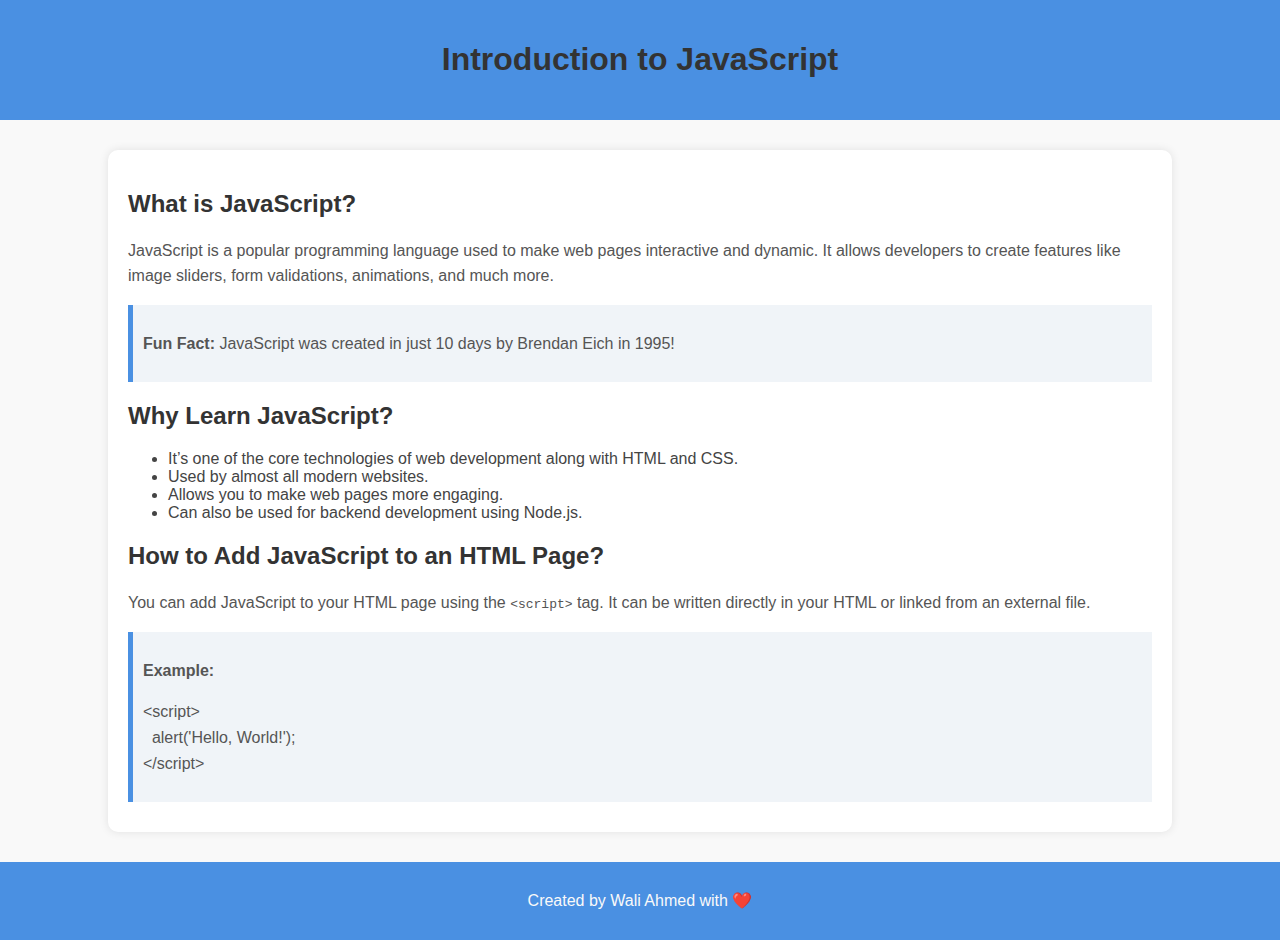
<file: alerts/index.html>
<!DOCTYPE html>
<html lang="en">

<head>
  <meta charset="UTF-8">
  <meta name="viewport" content="width=device-width, initial-scale=1.0">
  <title>Introduction to JavaScript</title>
  <link rel="stylesheet" href="style.css">
</head>

<body>
  <header>
    <h1>Introduction to JavaScript</h1>
  </header>
  <div class="container">
    <h2>What is JavaScript?</h2>
    <p>JavaScript is a popular programming language used to make web pages interactive and dynamic. It allows developers
      to create features like image sliders, form validations, animations, and much more.</p>

    <div class="highlight">
      <p><strong>Fun Fact:</strong> JavaScript was created in just 10 days by Brendan Eich in 1995!</p>
    </div>

    <h2>Why Learn JavaScript?</h2>
    <ul>
      <li>It’s one of the core technologies of web development along with HTML and CSS.</li>
      <li>Used by almost all modern websites.</li>
      <li>Allows you to make web pages more engaging.</li>
      <li>Can also be used for backend development using Node.js.</li>
    </ul>

    <h2>How to Add JavaScript to an HTML Page?</h2>
    <p>You can add JavaScript to your HTML page using the <code>&lt;script&gt;</code> tag. It can be written directly in
      your HTML or linked from an external file.</p>

    <div class="highlight">
      <p><strong>Example:</strong></p>
      <p>&lt;script&gt;<br> &nbsp;&nbsp;alert('Hello, World!');<br>&lt;/script&gt;</p>
    </div>
  </div>

  <footer>
    <p id="foot">Created by Wali Ahmed with ❤️</p>
  </footer>

  <script src="script.js"></script>
</body>

</html>
</file>
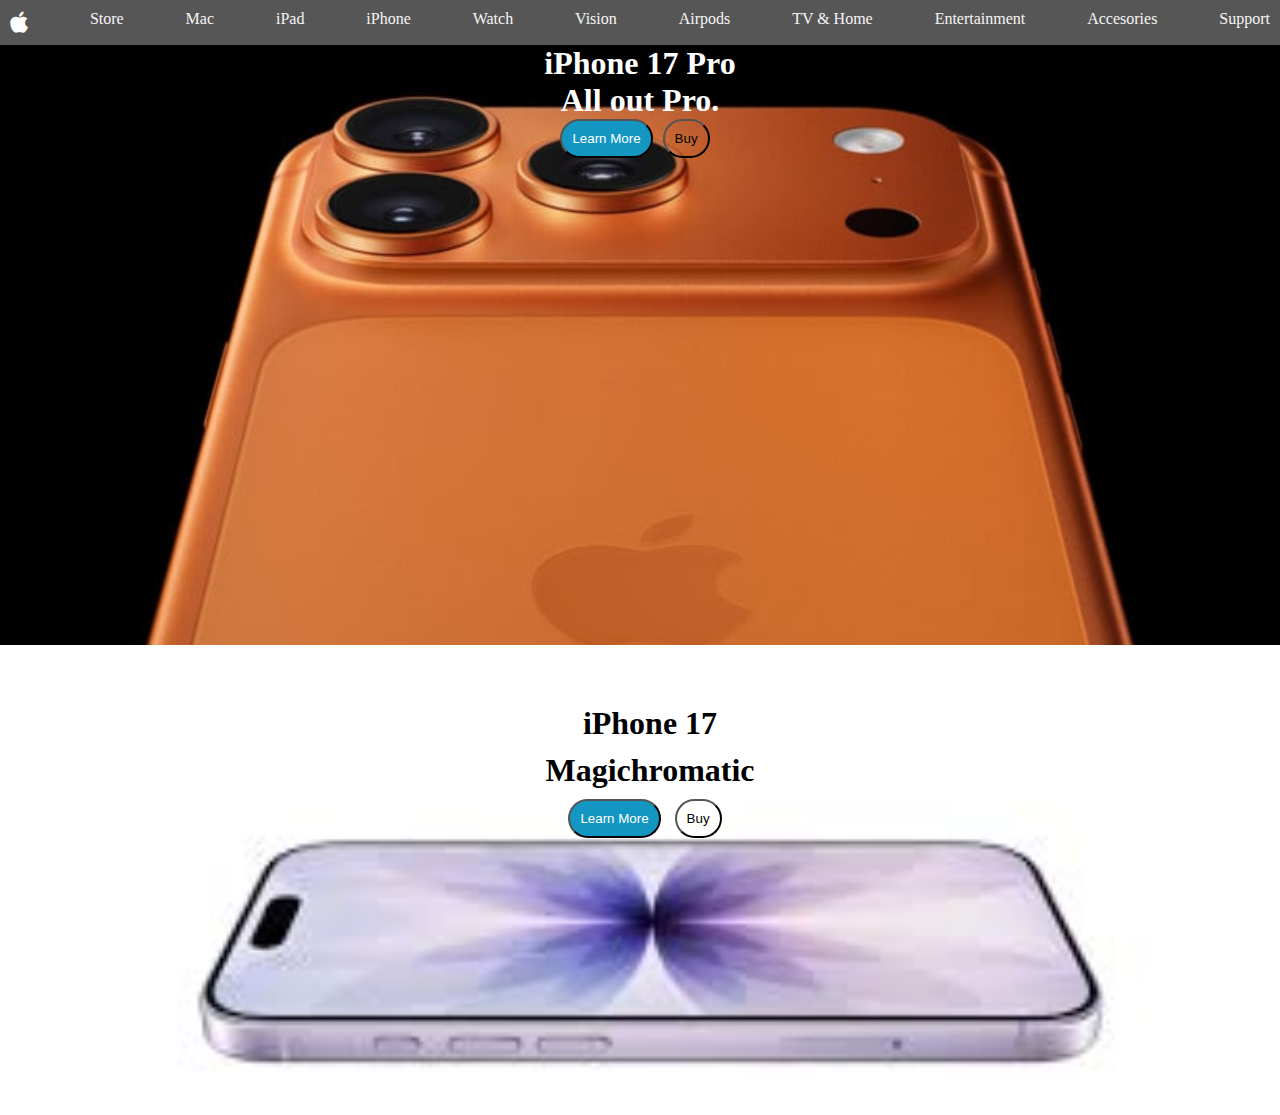
<file: Apple Website/index.html>
<!DOCTYPE html>
<html lang="en">
<head>
    <meta charset="UTF-8">
    <meta name="viewport" content="width=device-width, initial-scale=1.0">
    <title>Apple</title>
    <link rel="stylesheet" href="style.css">
    <!-- Add in <head> if not already -->
<link rel="stylesheet" href="https://cdnjs.cloudflare.com/ajax/libs/font-awesome/6.5.0/css/all.min.css">
</head>
<body>
    <!-- Header -->
     <header>
        <nav>
              <li><a href="#"><i class="fa-brands fa-apple" style="font-size:24px;"></i></a></li>

            <li>Store</li>
            <li>Mac</li>
            <li>iPad</li>
            <li>iPhone</li>
            <li>Watch</li>
            <li>Vision</li>
            <li>Airpods</li>
            <li>TV & Home</li>
            <li>Entertainment</li>
            <li>Accesories</li>
            <li>Support</li>
        </nav>
     </header>

     <!-- Hero Section -->
    <div id="Hero-Div">
        <h1 id="h1">iPhone 17 Pro</h1>
        <h3 id="h3">All out Pro.</h3>

        <!-- <div id="image">
            <img src="iphone-17-pro-featured-800x420.jpg" alt="">
        </div> -->

        <div id="buttons">
        <button id="b1">Learn More</button>
         <button id="b2">Buy </button>
        </div>


    </div>

    <!-- Card Section -->
     <!-- <section id="card1"> -->
        <div id="c-div">
            <h1 id="c-h1">iPhone 17</h1>
            <h3 id="c-h2">Magichromatic</h3>

            
            
            <div id="buttons2">
                <button id="b1">Learn More</button>
                <button id="b2">Buy </button>
            </div>
        <!-- </section> -->
    </div>


</body>
</html>
</file>
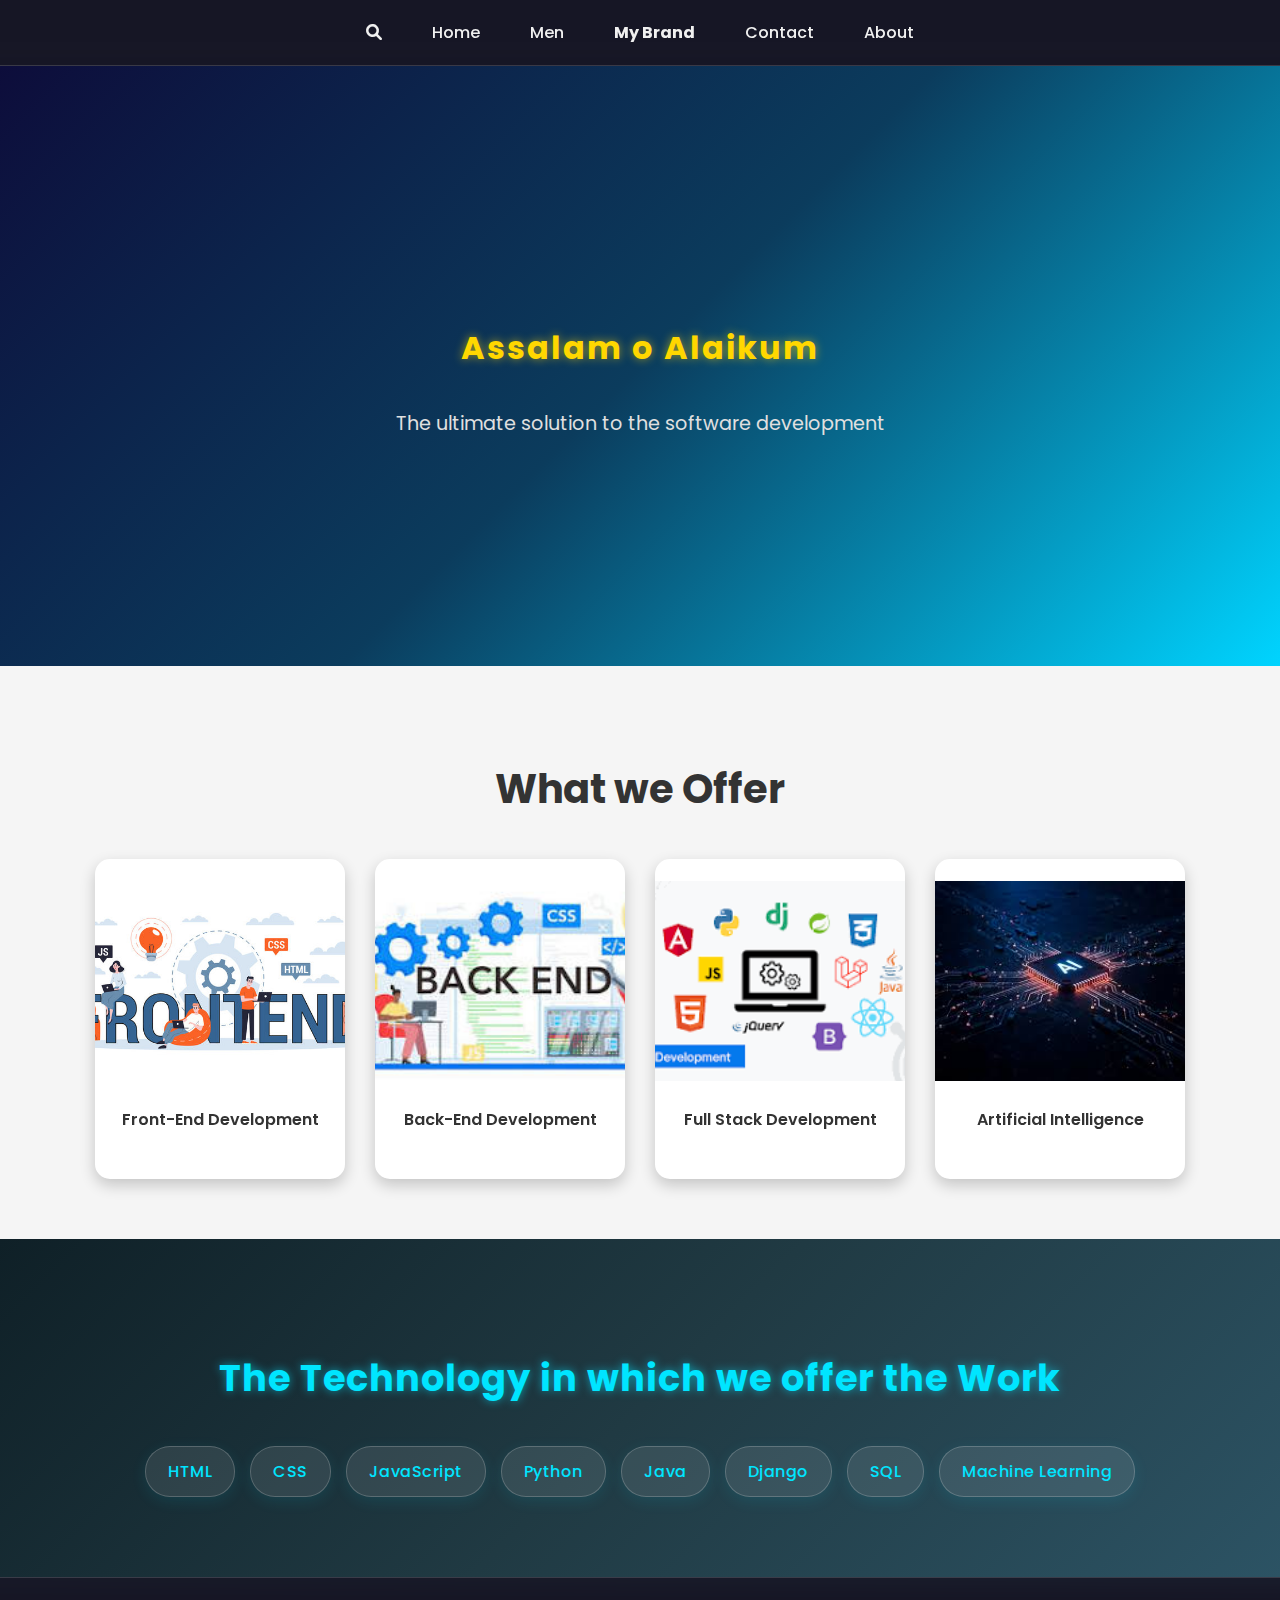
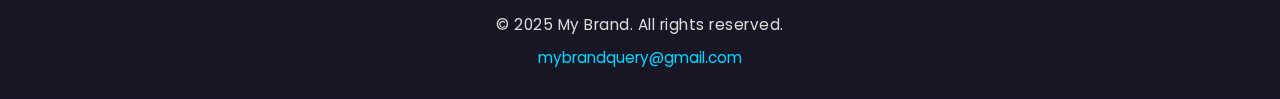
<file: My Brand/index.html>
<!DOCTYPE html>
<html lang="en">

<head>
    <meta charset="UTF-8">
    <meta name="viewport" content="width=device-width, initial-scale=1.0">
    <title>Document</title>
    <link rel="stylesheet" href="style.css">
    <link rel="stylesheet" href="https://cdnjs.cloudflare.com/ajax/libs/font-awesome/6.0.0/css/all.min.css">
    <link href="https://fonts.googleapis.com/css2?family=Poppins:wght@300;400;500;600;700&display=swap"
        rel="stylesheet">

</head>

<body>

    <!-- Navbar Section -->
    <header>
        <nav>


            <li><i class="fa fa-search nav-icon"></i></li>

            <li>Home</li>
            <li>Men</li>
            <li><b>My Brand</b></li>
            <li>Contact</li>
            <li>About</li>

        </nav>
    </header>


    <!-- Hero Section -->
    <section>
        <div id="heading">
            <h1 class="animated-text"></h1>
            <p>The ultimate solution to the software development</p>
        </div>
    </section>

    <section id="work">
        <h2>What we Offer</h2>
        <div class="card-container">

            <div class="card">
                <div class="card-inner">
                    <div class="card-front">
                        <img src="front-end.jpg" alt="">
                        <p>Front-End Development</p>
                    </div>
                    <div class="card-back">
                        <h3>Front-End Development</h3>
                        <p>Building beautiful, responsive UIs using HTML, CSS, and JavaScript.</p>
                    </div>
                </div>
            </div>

            <div class="card">
                <div class="card-inner">
                    <div class="card-front">
                        <img src="back.jpg" alt="">
                        <p>Back-End Development</p>
                    </div>
                    <div class="card-back">
                        <h3>Back-End Development</h3>
                        <p>Developing secure and scalable server-side logic with databases.</p>
                    </div>
                </div>
            </div>

            <div class="card">
                <div class="card-inner">
                    <div class="card-front">
                        <img src="fuul.png" alt="">
                        <p>Full Stack Development</p>
                    </div>
                    <div class="card-back">
                        <h3>Full Stack Development</h3>
                        <p>End-to-end web app creation combining both frontend and backend.</p>
                    </div>
                </div>
            </div>

            <div class="card">
                <div class="card-inner">
                    <div class="card-front">
                        <img src="ai.jpg" alt="">
                        <p>Artificial Intelligence</p>
                    </div>
                    <div class="card-back">
                        <h3>Artificial Intelligence</h3>
                        <p>Integrating AI to automate, predict, and enhance user experience.</p>
                    </div>
                </div>
            </div>

        </div>
    </section>

    <section id="technical-stack">
        <h2>The Technology in which we offer the Work</h2>
        <ul>
            <li>HTML</li>
            <li>CSS</li>
            <li>JavaScript</li>
            <li>Python</li>
            <li>Java</li>
            <li>Django</li>
            <li>SQL</li>
            <li>Machine Learning</li>
        </ul>
    </section>


    <footer>
        <p>&copy; 2025 My Brand. All rights reserved.</p>
        <address>
            <a href="mailto:mybrandquery@gmail.com">mybrandquery@gmail.com</a>
        </address>
    </footer>

</body>

</html>
</file>
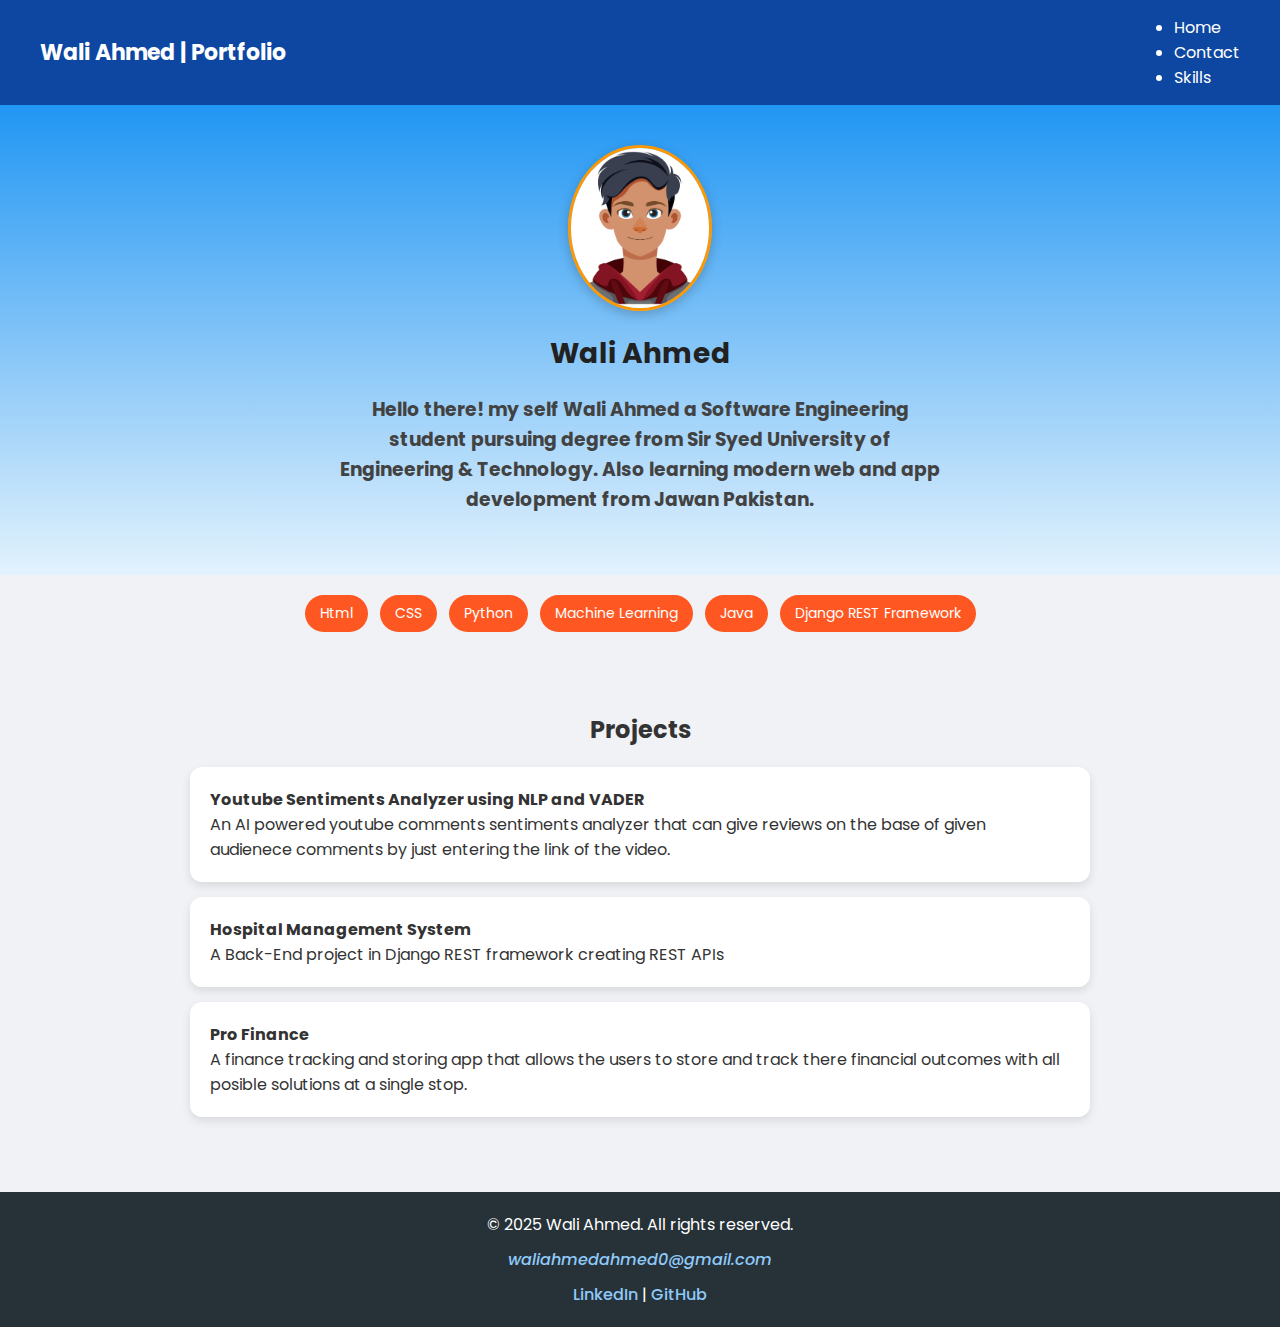
<file: alerts/Question 7/index.html>
<!DOCTYPE html>
<html lang="en">

<head>
    <meta charset="UTF-8">
    <meta name="viewport" content="width=device-width, initial-scale=1.0">
    <title>Portfolio</title>
    <link rel="stylesheet" href="style.css">
    <link href="https://fonts.googleapis.com/css2?family=Poppins:wght@300;500;700&display=swap" rel="stylesheet">
    <script>alert('I am the alert in the head tag')</script>
</head>
<script>alert('I am the alert just before the html tag')</script>
<body>
    <!-- Navbar -->
    <header>

        <div id="navbar-div">
            <nav>
                <h1>Wali Ahmed | Portfolio</h1>

                <ul id="menu-list">
                    <li>Home</li>
                    <li>Contact</li>
                    <li>Skills</li>

                </ul>

            </nav>
        </div>
    </header>


    <!-- Hero Section -->

    <section id="hero-section">
        <div>
            <div id="image-div">
                <img src="profile image.jpg" alt="">
            </div>


            <div id="name-div">
                <h1>Wali Ahmed</h1>
            </div>
        </div>

        <div id="description">

            <h3>
                <p>Hello there! my self Wali Ahmed a Software Engineering student pursuing degree from Sir Syed
                    University of Engineering & Technology. Also learning modern web and app development from Jawan
                    Pakistan.</p>
            </h3>


        </div>
    </section>

    <section id="card">
        <div id="skills">
            <ul id="skills-list">
                <li>Html</li>
                <li>CSS</li>
                <li>Python</li>
                <li>Machine Learning</li>
                <li>Java</li>
                <li>Django REST Framework</li>
            </ul>
        </div>


        <div id="project">
            <h2>Projects</h2>
            <div>
                <h4>Youtube Sentiments Analyzer using NLP and VADER</h4>
                <p>An AI powered youtube comments sentiments analyzer that can give reviews on the base of given
                    audienece comments by just entering the link of the video.</p>
            </div>

            <div>
                <h4>Hospital Management System</h4>
                <p>A Back-End project in Django REST framework creating REST APIs </p>
            </div>

            <div>
                <h4>Pro Finance</h4>
                <p>A finance tracking and storing app that allows the users to store and track there financial outcomes
                    with all posible solutions at a single stop.</p>
            </div>
        </div>

    </section>





    <footer>
        <p>&copy; 2025 Wali Ahmed. All rights reserved.</p>
        <address>
            <a href="mailto:waliahmedahmed0@gmail.com">waliahmedahmed0@gmail.com</a>
        </address>
        <div>
            <a href="https://www.linkedin.com/in/waliahmed521/" target="_blank">LinkedIn</a> |
            <a href="https://github.com/your-profile/" target="_blank">GitHub</a>
        </div>
    </footer>

    <script src="script.js"></script>
    <script>alert('I am the alert inside the body tag')</script>
</body>
<script>alert('I am the alert just after the html tag')</script>
</html>
</file>
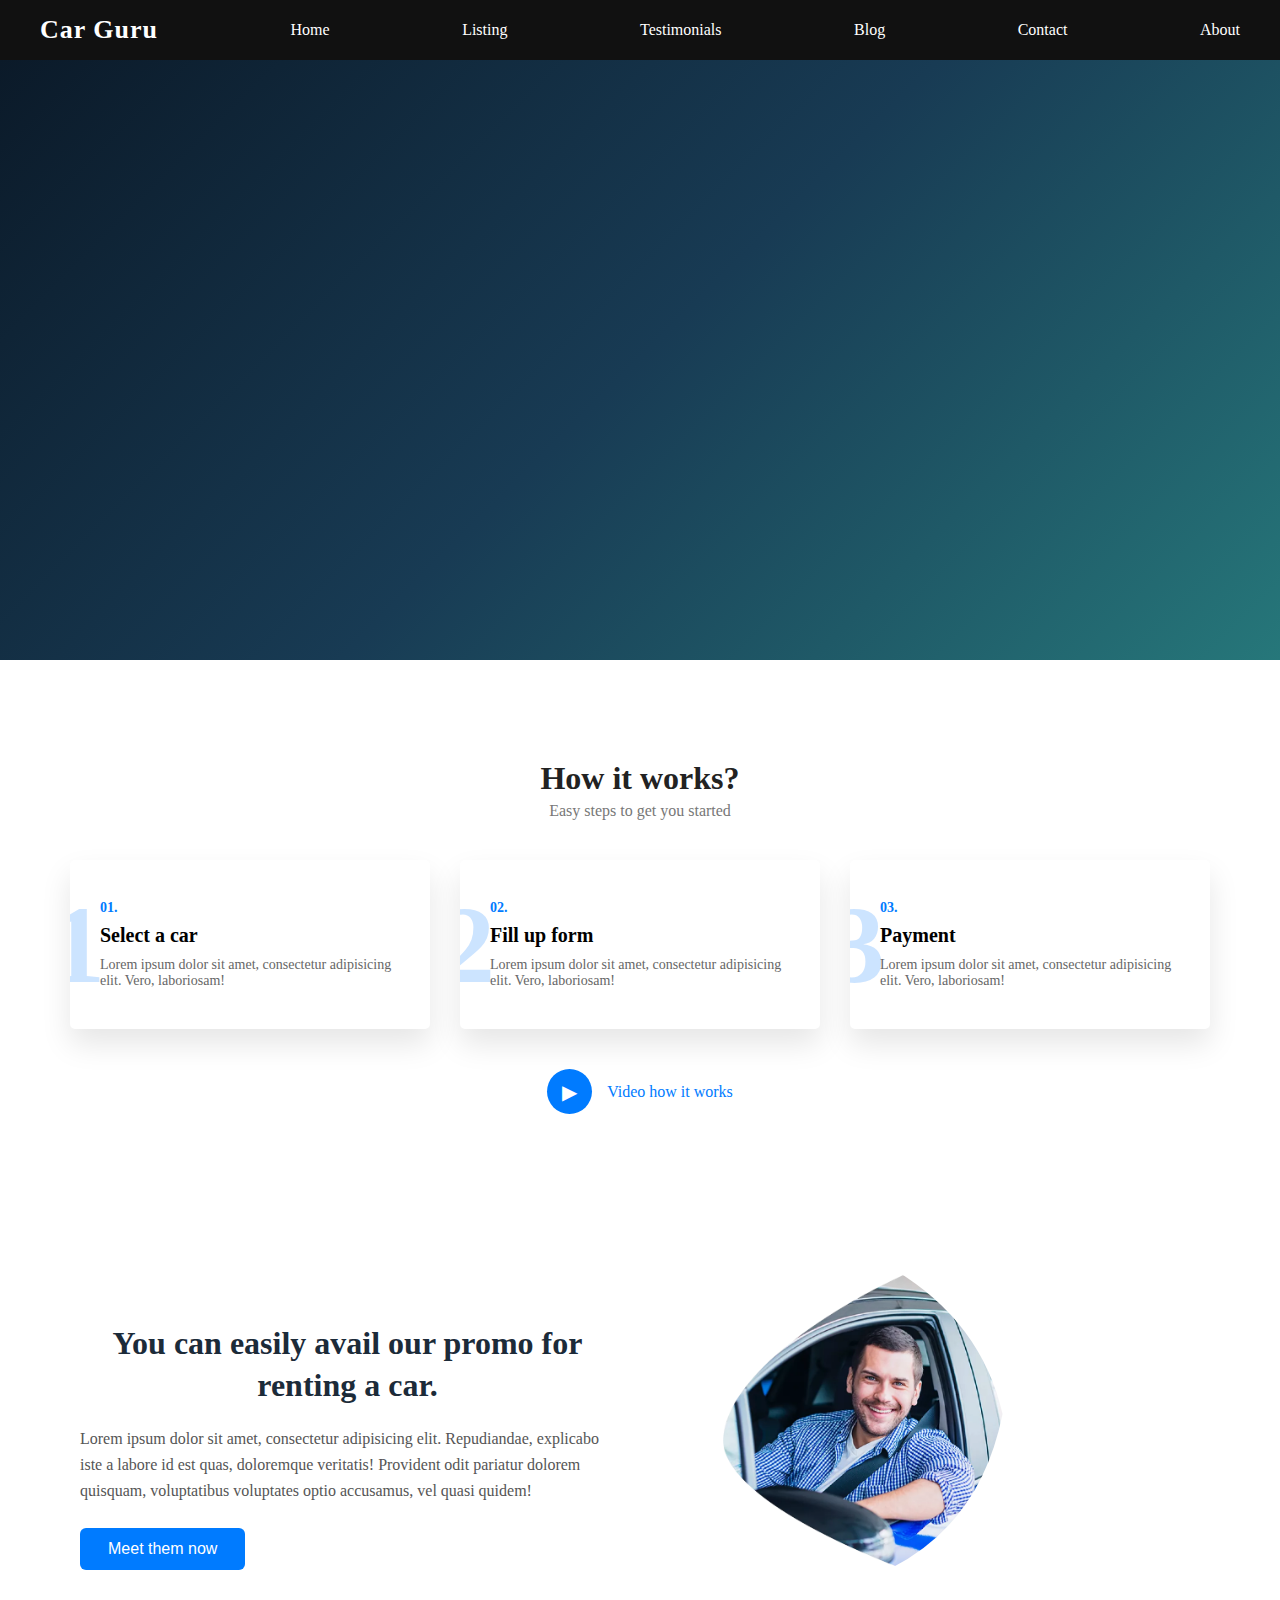
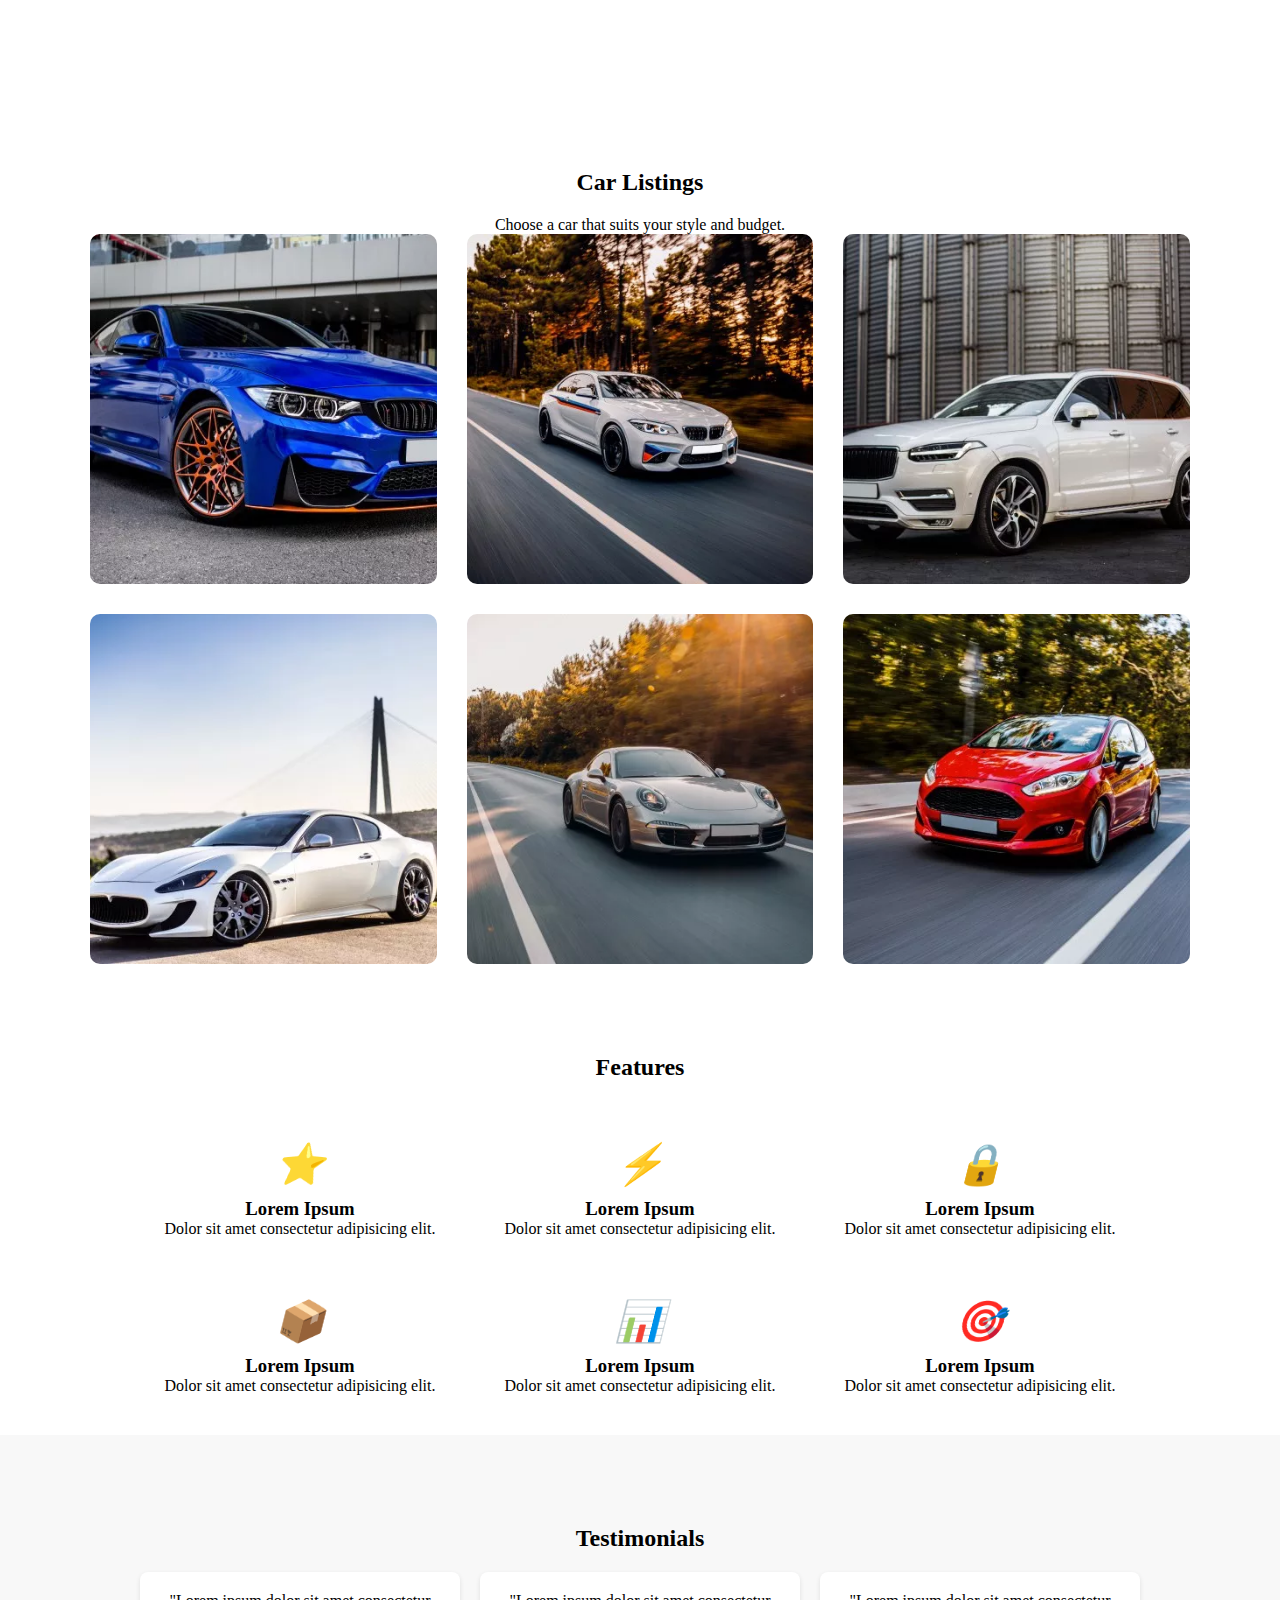
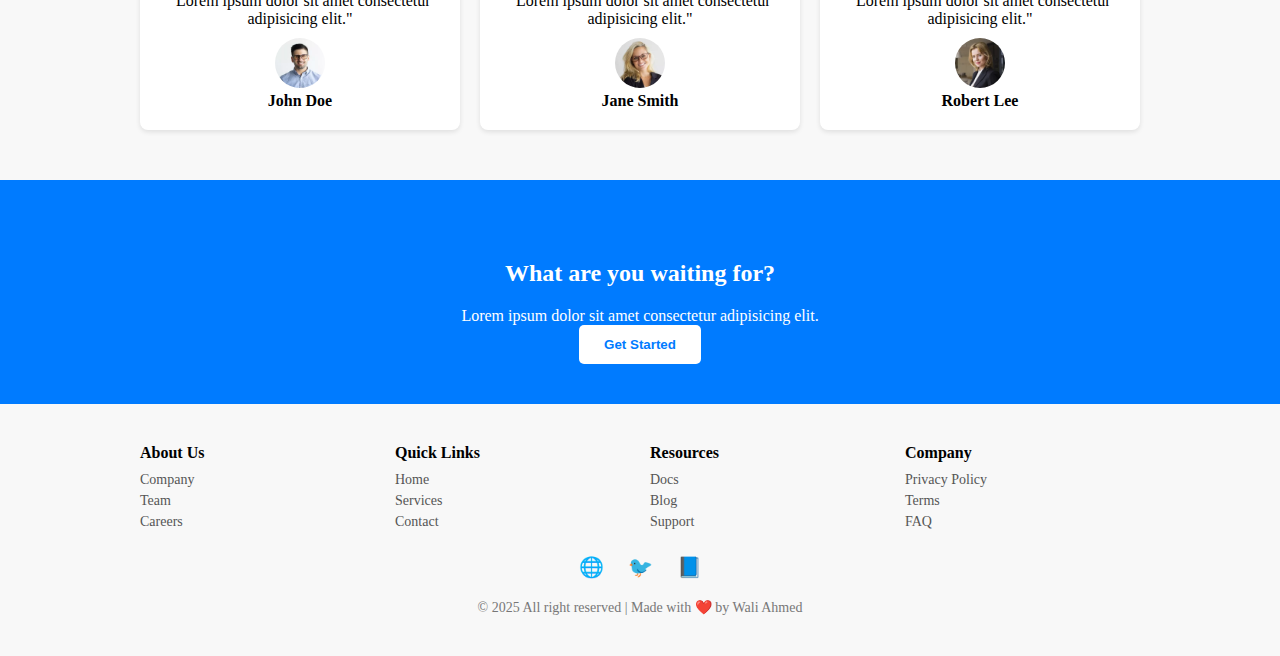
<file: Hackathon/public/index.html>
<!DOCTYPE html>
<html lang="en">

<head>
    <meta charset="UTF-8">
    <meta name="viewport" content="width=device-width, initial-scale=1.0">
    <title>CarGuru | No Problems</title>
    <link rel="stylesheet" href="style.css">
</head>

<body>
    <!-- Header -->
    <header>
        <nav>
            <h1>Car Guru</h1>
            <li>Home</li>
            <li>Listing</li>
            <li>Testimonials</li>
            <li>Blog</li>
            <li>Contact</li>
            <li>About</li>
        </nav>
    </header>

    <section class="hero">
        <h2 class="line1">Hello There!</h2>
        <h2 class="line2">Rent a car is within your finger tips.</h2>
        <h2 class="line3">Welcome to CarGuru</h2>
    </section>

    <section class="how-section">
  <div class="how-header">
    <h2>How it works?</h2>
    <p>Easy steps to get you started</p>
  </div>

  <div class="how-cards">
    <div class="how-card">
      <span class="bg-number">1</span>
      <div class="card-content">
        <h4>01.</h4>
        <h3>Select a car</h3>
        <p>Lorem ipsum dolor sit amet, consectetur adipisicing elit. Vero, laboriosam!</p>
      </div>
    </div>

    <div class="how-card">
      <span class="bg-number">2</span>
      <div class="card-content">
        <h4>02.</h4>
        <h3>Fill up form</h3>
        <p>Lorem ipsum dolor sit amet, consectetur adipisicing elit. Vero, laboriosam!</p>
      </div>
    </div>

    <div class="how-card">
      <span class="bg-number">3</span>
      <div class="card-content">
        <h4>03.</h4>
        <h3>Payment</h3>
        <p>Lorem ipsum dolor sit amet, consectetur adipisicing elit. Vero, laboriosam!</p>
      </div>
    </div>
  </div>

  <div class="how-video">
    <div class="play-btn">▶</div>
    <a href="#">Video how it works</a>
  </div>
</section>


<section class="promo-section">
  <div class="promo-text">
    <h2>You can easily avail our promo for renting a car.</h2>
    <p>
      Lorem ipsum dolor sit amet, consectetur adipisicing elit. Repudiandae,
      explicabo iste a labore id est quas, doloremque veritatis! Provident odit
      pariatur dolorem quisquam, voluptatibus voluptates optio accusamus, vel
      quasi quidem!
    </p>
    <button class="promo-btn">Meet them now</button>
  </div>

  <div class="promo-image">
    <img src="main.png" alt="Car Promo">
  </div>
</section>


<section class="car-section">
  <h2>Car Listings</h2>
  <p>Choose a car that suits your style and budget.</p>

  <div class="car-grid">

    <!-- Card 1 -->
    <div class="flip-card">
      <div class="flip-inner">
        <div class="flip-front">
          <img src="1.png" alt="Mitsubishi Pajero">
        </div>
        <div class="flip-back">
          <h3>Mitsubishi Pajero</h3>
          <p>$200 / Day</p>
          <p>Automatic | 4 Seats</p>
          <button>Rent Now</button>
        </div>
      </div>
    </div>

    <!-- Card 2 -->
    <div class="flip-card">
      <div class="flip-inner">
        <div class="flip-front">
          <img src="2.png" alt="Nissan Micra">
        </div>
        <div class="flip-back">
          <h3>Nissan Micra</h3>
          <p>$150 / Day</p>
          <p>Automatic | 4 Seats</p>
          <button>Rent Now</button>
        </div>
      </div>
    </div>

    <!-- Card 3 -->
    <div class="flip-card">
      <div class="flip-inner">
        <div class="flip-front">
          <img src="3.png" alt="Honda Fit">
        </div>
        <div class="flip-back">
          <h3>Honda Fit</h3>
          <p>$180 / Day</p>
          <p>Manual | 4 Seats</p>
          <button>Rent Now</button>
        </div>
      </div>
    </div>

    <!-- Card 4 -->
    <div class="flip-card">
      <div class="flip-inner">
        <div class="flip-front">
          <img src="4.png" alt="Tesla X">
        </div>
        <div class="flip-back">
          <h3>Tesla X</h3>
          <p>$300 / Day</p>
          <p>Automatic | 5 Seats</p>
          <button>Rent Now</button>
        </div>
      </div>
    </div>

    <!-- Card 5 -->
    <div class="flip-card">
      <div class="flip-inner">
        <div class="flip-front">
          <img src="5.png" alt="Mazda">
        </div>
        <div class="flip-back">
          <h3>Mazda</h3>
          <p>$160 / Day</p>
          <p>Automatic | 4 Seats</p>
          <button>Rent Now</button>
        </div>
      </div>
    </div>

    <!-- Card 6 -->
    <div class="flip-card">
      <div class="flip-inner">
        <div class="flip-front">
          <img src="6 (1).png" alt="Audi A6">
        </div>
        <div class="flip-back">
          <h3>Audi A6</h3>
          <p>$250 / Day</p>
          <p>Automatic | 4 Seats</p>
          <button>Rent Now</button>
        </div>
      </div>
    </div>

  </div>
</section>

<h2>Features</h2>
  <div class="features">
    <div class="feature-box">
      <i>⭐</i>
      <h3>Lorem Ipsum</h3>
      <p>Dolor sit amet consectetur adipisicing elit.</p>
    </div>
    <div class="feature-box">
      <i>⚡</i>
      <h3>Lorem Ipsum</h3>
      <p>Dolor sit amet consectetur adipisicing elit.</p>
    </div>
    <div class="feature-box">
      <i>🔒</i>
      <h3>Lorem Ipsum</h3>
      <p>Dolor sit amet consectetur adipisicing elit.</p>
    </div>
    <div class="feature-box">
      <i>📦</i>
      <h3>Lorem Ipsum</h3>
      <p>Dolor sit amet consectetur adipisicing elit.</p>
    </div>
    <div class="feature-box">
      <i>📊</i>
      <h3>Lorem Ipsum</h3>
      <p>Dolor sit amet consectetur adipisicing elit.</p>
    </div>
    <div class="feature-box">
      <i>🎯</i>
      <h3>Lorem Ipsum</h3>
      <p>Dolor sit amet consectetur adipisicing elit.</p>
    </div>
  </div>

  <!-- Testimonials -->
  <div class="testimonials">
    <h2>Testimonials</h2>
    <div class="testimonial-cards">
      <div class="testimonial">
        <p>"Lorem ipsum dolor sit amet consectetur adipisicing elit."</p>
        <img src="u1 (1).png" alt="User">
        <h4>John Doe</h4>
      </div>
      <div class="testimonial">
        <p>"Lorem ipsum dolor sit amet consectetur adipisicing elit."</p>
        <img src="u2.png" alt="User">
        <h4>Jane Smith</h4>
      </div>
      <div class="testimonial">
        <p>"Lorem ipsum dolor sit amet consectetur adipisicing elit."</p>
        <img src="u3.png" alt="User">
        <h4>Robert Lee</h4>
      </div>
    </div>
  </div>

  <!-- CTA -->
  <div class="cta">
    <h2>What are you waiting for?</h2>
    <p>Lorem ipsum dolor sit amet consectetur adipisicing elit.</p>
    <button>Get Started</button>
  </div>

  <!-- Footer -->
  <footer>
    <div class="footer-links">
      <div>
        <h4>About Us</h4>
        <a href="#">Company</a>
        <a href="#">Team</a>
        <a href="#">Careers</a>
      </div>
      <div>
        <h4>Quick Links</h4>
        <a href="#">Home</a>
        <a href="#">Services</a>
        <a href="#">Contact</a>
      </div>
      <div>
        <h4>Resources</h4>
        <a href="#">Docs</a>
        <a href="#">Blog</a>
        <a href="#">Support</a>
      </div>
      <div>
        <h4>Company</h4>
        <a href="#">Privacy Policy</a>
        <a href="#">Terms</a>
        <a href="#">FAQ</a>
      </div>
    </div>

    <div class="social">
      <a href="#">🌐</a>
      <a href="#">🐦</a>
      <a href="#">📘</a>
    </div>

    <div class="copyright">
      © 2025 All right reserved | Made with ❤️ by Wali Ahmed
    </div>
  </footer>

</body>

</html>
</file>
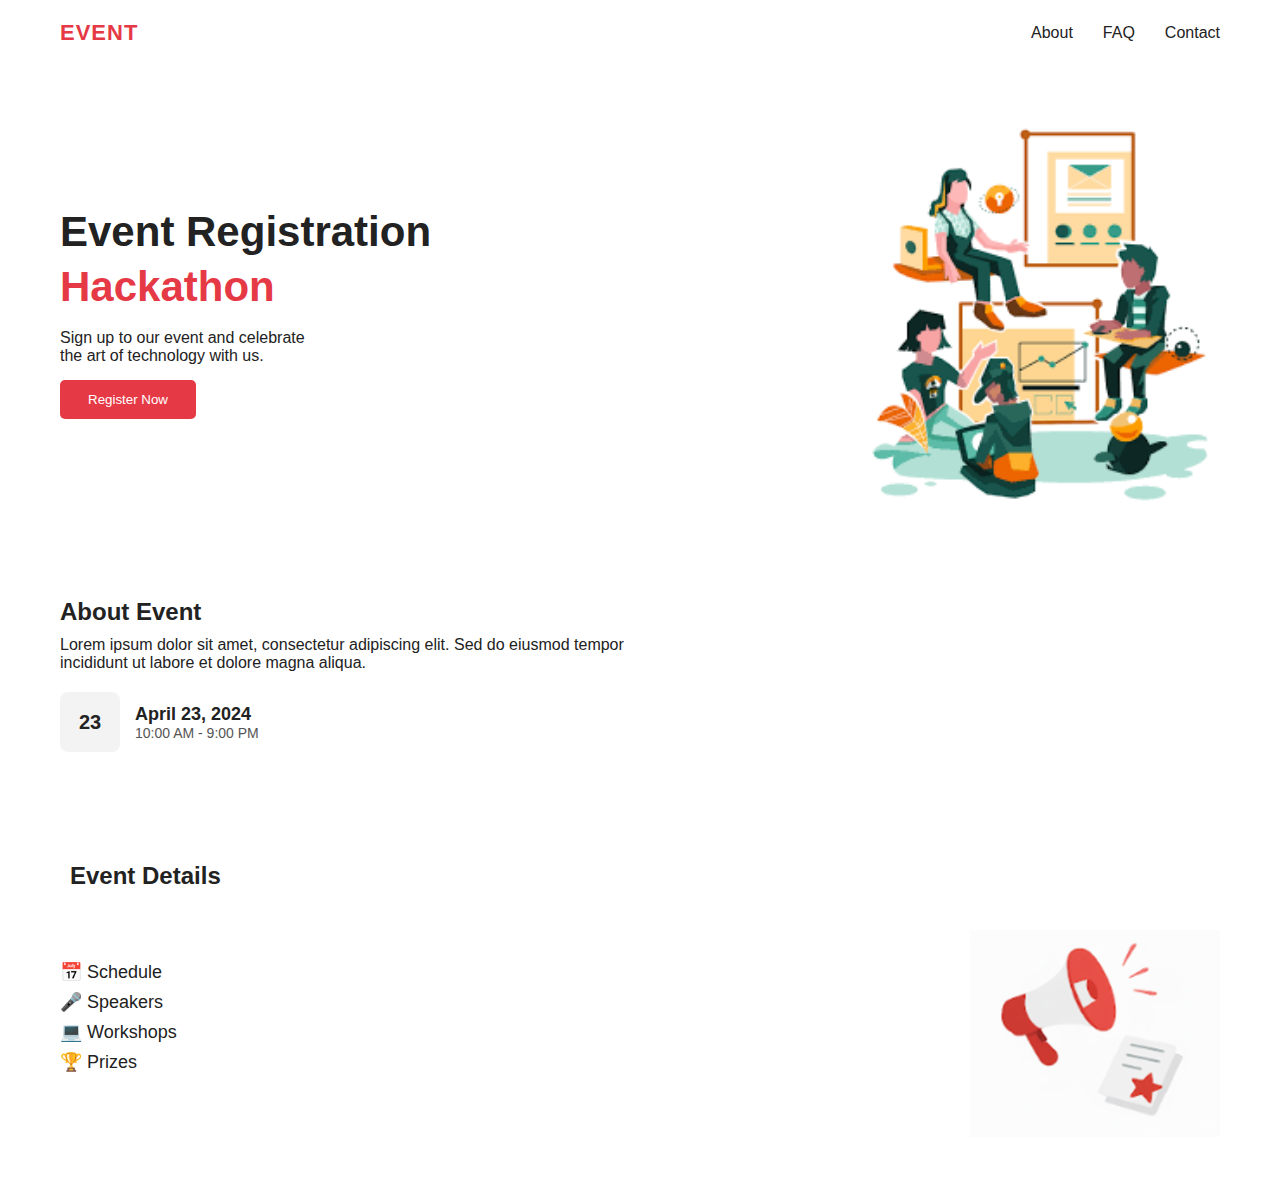
<file: New Landing Page/public/index.html>
<!DOCTYPE html>
<html lang="en">

<head>
    <meta charset="UTF-8">
    <meta name="viewport" content="width=device-width, initial-scale=1.0">
    <title>Event Registration Hackathon</title>
    <link rel="stylesheet" href="style.css">
</head>

<body>

    <header>
        <h1 class="logo">EVENT</h1>
        <ul class="nav">
            <li>About</li>
            <li>FAQ</li>
            <li>Contact</li>
        </ul>
    </header>

    <section class="main">
        <div class="left">
            <h2>Event Registration<br><span>Hackathon</span></h2>
            <p>Sign up to our event and celebrate<br>the art of technology with us.</p>
            <button>Register Now</button>
        </div>

        <div class="right">
            <img src="img.png">
        </div>
    </section>

    <section class="about">
        <h3>About Event</h3>
        <p>Lorem ipsum dolor sit amet, consectetur adipiscing elit. Sed do eiusmod tempor incididunt ut labore et dolore
            magna aliqua.</p>

        <div class="date">
            <div class="calendar">
                <p class="day">23</p>
            </div>
            <div class="info">
                <h4>April 23, 2024</h4>
                <p>10:00 AM - 9:00 PM</p>
            </div>
        </div>
    </section>

    <h2 id="details-head">Event Details</h2>

    <section class="details">
        <ul>
            <li>📅 Schedule</li>
            <li>🎤 Speakers</li>
            <li>💻 Workshops</li>
            <li>🏆 Prizes</li>
        </ul>

        <div class="left-img">
            <img src="megaphone.jpg">
        </div>
    </section>

</body>

</html>
</file>
<file: alerts/style.css>
body {
     font-family: Arial, sans-serif;
     background-color: #f9f9f9;
     margin: 0;
     padding: 0;
 }

 header {
     background-color: #4a90e2;
     color: white;
     text-align: center;
     padding: 20px 0;
 }

 .container {
     width: 80%;
     margin: 30px auto;
     background-color: #fff;
     padding: 20px;
     border-radius: 10px;
     box-shadow: 0 0 10px rgba(0, 0, 0, 0.1);
 }

 h1,
 h2 {
     color: #333;
 }

 p {
     color: #555;
     line-height: 1.6;
 }

 #foot {
     color: #f9f9f9
 }

 ul {
     color: #444;
 }

 .highlight {
     background-color: #f0f4f8;
     border-left: 5px solid #4a90e2;
     padding: 10px;
     margin: 10px 0;
 }

 footer {
     text-align: center;
     background-color: #4a90e2;
     color: white;
     padding: 10px 0;
     margin-top: 30px;
 }
</file>
<file: Apple Website/style.css>
li{
    list-style: none;
}

body{
     margin: 0;
    padding: 0;
}
*{
    margin: 0;
    padding: 0;
}
nav{
   
    display: flex;
    justify-content:  space-between;
    background-color: rgb(87, 86, 86);
    color: whitesmoke;
    padding: 10px;
    position: relative;
    
}
a{
    color: white;
}

#h1 , #h3{
    font-size: xx-large;
    color: white;
}

#h1 , #h3, #buttons ,#button2{
    display: flex;
    justify-content: center;
}

button{

    border-radius: 25px;
    padding: 10px;
    gap: 18px;
    margin-right: 10px
}

#b1{
    color: white;
    background-color: rgb(20, 150, 194);
}

#b2{
    background-color: transparent;
}


#b2:hover{
    background-color: rgb(20, 150, 194);
    color: white;
    transition: 2s;
}

#Hero-Div{
    background-image: url(iphone-17-pro-featured-800x420.jpg);
    background-repeat: no-repeat;      /* Prevents repeating */
    background-size: cover;            /* Scales image to cover the whole div */
    background-position: center;       /* Centers the image */
    width: 100%;
    height: 600px;
    /* margin-top: 60px; */
}


/* Card Section */
#c-div{
    display: flex;
    flex-direction: column;
    text-align: center;
 padding-top: 50px;
   gap: 10px; 
    justify-content: flex-start;
    /* font-size: xx-large; */
}

#c-h1 , #c-h2{
    font-size: xx-large;
}

#c-div{
    background-image: url(download.jpg);
    background-repeat: no-repeat;
    background-size: cover;
    background-position: center;
    width: 100%;
    height: 400px;
    margin:10px;
}
</file>
<file: My Brand/style.css>
body {
  margin: 0;
  padding: 0;
  font-family: 'Poppins', sans-serif;
  background: #0a0a1a;
  color: #f5f5f5;
  overflow-x: hidden;
}

nav {
  display: flex;
  justify-content: center;
  align-items: center;
  gap: 50px;
  padding: 20px 0;
  background: rgba(255, 255, 255, 0.05);
  backdrop-filter: blur(10px);
  border-bottom: 1px solid rgba(255, 255, 255, 0.15);
  position: sticky;
  top: 0;
  z-index: 10;
}

nav li {
  list-style: none;
  position: relative;
  cursor: pointer;
  color: #f0f0f0;
  font-weight: 500;
  transition: color 0.3s ease;
}

nav li::after {
  content: "";
  position: absolute;
  left: 0;
  bottom: -5px;
  width: 0%;
  height: 3px;
  background: linear-gradient(90deg, #00d4ff, #ffd700);
  transition: width 0.3s ease-in-out;
  border-radius: 5px;
}

nav li:hover::after {
  width: 100%;
}

nav li:hover {
  color: #ffd700;
  transform: translateY(-3px);
  transition: 0.3s ease;
}

#heading {
  display: flex;
  justify-content: center;
  align-items: center;
  flex-direction: column;
  text-align: center;
  padding: 100px 20px;
  background: linear-gradient(135deg, #0d0d3b, #0b3c5d, #00d4ff);
  color: #fff;
  height: 400px;
  position: relative;
  overflow: hidden;
}

#heading h1 {
  font-size: 3rem;
  letter-spacing: 2px;
  margin-bottom: 10px;
  animation: fadeIn 2s ease forwards;
}

#heading p {
  font-size: 1.2rem;
  color: #e0e0e0;
  animation: fadeIn 2.5s ease forwards;
}

/* Animated Greeting Text */
.animated-text::after {
  content: "Assalam o Alaikum";
  animation: changeText 9s infinite;
  font-size: 2rem;
  font-weight: bold;
  color: #ffd700;
  text-shadow: 0 0 10px rgba(255, 215, 0, 0.6);
}

@keyframes changeText {
  0% { content: "Assalam o Alaikum"; color: #ffd700; }
  33% { content: "Hello World"; color: #00d4ff; }
  66% { content: "Welcome to My Brand"; color: #8aff8a; }
  100% { content: "Assalam o Alaikum"; color: #ffd700; }
}

@keyframes fadeIn {
  from { opacity: 0; transform: translateY(20px); }
  to { opacity: 1; transform: translateY(0); }
}

#work {
  text-align: center;
  padding: 60px 0;
  background: #f5f5f5;
}

#work h2 {
  font-size: 2.5rem;
  margin-bottom: 40px;
  color: #333;
}

.card-container {
  display: flex;
  flex-wrap: wrap;
  justify-content: center;
  gap: 30px;
}

.card {
  width: 250px;
  height: 320px;
  perspective: 1000px;
}

.card-inner {
  position: relative;
  width: 100%;
  height: 100%;
  transition: transform 0.8s;
  transform-style: preserve-3d;
}

.card:hover .card-inner {
  transform: rotateY(180deg);
}

.card-front,
.card-back {
  position: absolute;
  width: 100%;
  height: 100%;
  backface-visibility: hidden;
  border-radius: 15px;
  overflow: hidden;
  box-shadow: 0 6px 15px rgba(0, 0, 0, 0.2);
}

.card-front {
  background: white;
  display: flex;
  flex-direction: column;
  align-items: center;
  justify-content: center;
  transition: transform 0.5s ease;
}

.card-front img {
  width: 100%;
  height: 200px;
  object-fit: cover;
}

.card-front p {
  font-weight: 600;
  padding: 10px;
  color: #333;
}

.card-back {
  background: linear-gradient(135deg, #5a8f7b, #2e4f3f);
  color: white;
  transform: rotateY(180deg);
  padding: 20px;
  display: flex;
  flex-direction: column;
  justify-content: center;
  text-align: center;
  gap: 10px;
  font-size: 1rem;
  line-height: 1.4;
}

.card:hover {
  transform: translateY(-10px);
  transition: 0.3s ease;
}

#technical-stack {
  background: linear-gradient(135deg, #0f2027, #203a43, #2c5364);
  color: #fff;
  text-align: center;
  padding: 80px 20px;
}

#technical-stack h2 {
  font-size: 2.3rem;
  margin-bottom: 40px;
  color: #00e5ff;
  text-shadow: 0 0 10px rgba(0, 229, 255, 0.6);
  letter-spacing: 1px;
}

#technical-stack ul {
  display: flex;
  flex-wrap: wrap;
  justify-content: center;
  gap: 15px;
  list-style: none;
  padding: 0;
  margin: 0;
}

#technical-stack li {
  background: rgba(255, 255, 255, 0.1);
  border: 1px solid rgba(255, 255, 255, 0.2);
  color: #00e5ff;
  padding: 12px 22px;
  border-radius: 25px;
  font-size: 16px;
  font-weight: 500;
  letter-spacing: 0.5px;
  transition: 0.3s ease;
  box-shadow: 0 4px 15px rgba(0, 229, 255, 0.1);
}

#technical-stack li:hover {
  background: #00e5ff;
  color: #0f2027;
  transform: scale(1.1);
  box-shadow: 0 8px 20px rgba(0, 229, 255, 0.5);
}

footer {
  background: rgba(255, 255, 255, 0.05);
  backdrop-filter: blur(10px);
  border-top: 1px solid rgba(255, 255, 255, 0.15);
  padding: 30px 0;
  text-align: center;
  color: #f5f5f5;
  font-size: 0.95rem;
  margin-top: 60px;
  margin-top: 0;
}

footer p {
  margin: 5px 0;
  color: #dcdcdc;
  letter-spacing: 0.5px;
}

footer address {
  margin-top: 10px;
  font-style: normal;
}

footer a {
  color: #00d4ff;
  text-decoration: none;
  transition: color 0.3s ease, transform 0.3s ease;
}

footer a:hover {
  color: #ffd700;
  transform: translateY(-3px);
}
</file>
<file: alerts/Question 7/style.css>
body {
    font-family: 'Poppins', sans-serif;
    background-color: #f0f2f5; 
    color: #333;
}

*{
    margin: 0;
    padding: 0;
}



/* Navbar */
nav {
    background-color: #0d47a1; 
    display: flex;
    justify-content: space-between;
    align-items: center;
    padding: 15px 40px;
    color: white;
}

nav h1 {
    font-size: 22px;
    font-weight: bold;
    color: white;
}

nav h1:hover {
   color: #ff9800; 
    transition: 0.3s;
    transform: scale(1.1);
}

#menu-list li {
    cursor: pointer;
    transition: 0.3s;
    color: white;
}

#menu-list li:hover {
    color: #ff9800; 
    transform: scale(1.1);
}

/* Hero Section */
#hero-section {
    text-align: center;
    padding: 40px 20px;
    background: linear-gradient(to bottom, #2196f3, #e3f2fd);
    color: #212121;
}

#image-div img {
    height: 160px;
    border-radius: 50%;
    border: 3px solid #ff9800; 
    box-shadow: 0 4px 12px rgba(0,0,0,0.2);
}

#name-div h1 {
    font-size: 28px;
    margin-top: 15px;
    color: #212121;
}

/* Description */
#description {
    max-width: 600px;
    margin: 20px auto;
    font-size: 16px;
    line-height: 1.6;
    color: #424242;
}

/* Skills */
#skills-list {
    display: flex;
    flex-wrap: wrap;
    justify-content: center;
    gap: 12px;
    padding: 20px;
    list-style: none;
}

#skills-list li {
    background-color: #ff5722; 
    color: white;
    padding: 8px 15px;
    border-radius: 20px;
    font-size: 14px;
    transition: 0.3s;
}

#skills-list li:hover {
    background-color: #e64a19;
    transform: scale(1.1);
}

/* Projects */
#project {
    max-width: 900px;
    margin: 40px auto;
    padding: 20px;
}

#project h2 {
    text-align: center;
    margin-bottom: 20px;
}

#project div {
    background: #ffffff;
    padding: 20px;
    margin: 15px 0;
    border-radius: 12px;
    box-shadow: 0 4px 10px rgba(0,0,0,0.1);
    transition: 0.3s;
}

#project div:hover {
    transform: translateY(-5px);
    box-shadow: 0 6px 14px rgba(0,0,0,0.2);
}

/* Footer */
footer {
    display: flex;
    flex-direction: column;
    align-items: center;
    background-color: #263238; 
    padding: 20px;
    margin-top: 40px;
    gap: 10px;
    text-align: center;
    color: white;
}

footer a {
    color: #90caf9; 
    text-decoration: none;
    font-weight: 500;
    transition: 0.3s;
}

footer a:hover {
    color: #ff9800; 
}
</file>
<file: Hackathon/public/style.css>
* {
    margin: 0;
    padding: 0;
}

header {
    background: #111;
    /* Dark background */
    padding: 15px 40px;
}

nav {
    display: flex;
    align-items: center;
    justify-content: space-between;
}

nav h1 {
    color: #fff;
    font-size: 26px;
    font-weight: bold;
    letter-spacing: 1px;
}

nav li {
    list-style: none;
    display: inline-block;
    margin-left: 25px;
    color: #fff;
    font-size: 16px;
    cursor: pointer;
    transition: 0.3s;
}

nav li:hover {
    color: #ffcc00;
}



.hero {
    height: 600px;
background: linear-gradient(135deg, #0b1a29, #183b54, #26777a);
    /* background-image: url(land.jpg);
  background-repeat: no-repeat; */
    display: flex;
    flex-direction: column;
    justify-content: center;
    align-items: center;
    text-align: center;
    color: white;
    padding: 0 20px;
}

.hero h2 {
    font-size: 36px;
    font-weight: bold;
    opacity: 0;
    transform: translateY(40px);
}

.line1 {
    animation: fadeInUp 1s forwards 0s;
}

.line2 {
    animation: fadeInUp 1s forwards 1.3s;
}

.line3 {
    animation: fadeInUp 1s forwards 2.6s;
}

@keyframes fadeInUp {
    from {
        opacity: 0;
        transform: translateY(40px);
    }

    to {
        opacity: 1;
        transform: translateY(0);
    }
}


.how-section {
    padding: 60px 50px;
    text-align: center;
}

.how-header h2 {
    font-size: 32px;
    margin-bottom: 5px;
    color: #222;
}

.how-header p {
    color: #777;
    margin-bottom: 40px;
}

.how-cards {
    display: flex;
    gap: 30px;
    justify-content: center;
    flex-wrap: wrap;
}

.how-card {
    position: relative;
    width: 300px;
    background: #fff;
    box-shadow: 0 15px 30px rgba(0, 0, 0, 0.1);
    border-radius: 5px;
    padding: 40px 30px;
    overflow: hidden;
}

.bg-number {
    position: absolute;
    left: -20px;
    top: 50%;
    transform: translateY(-50%);
    font-size: 110px;
    font-weight: bold;
    color: rgba(0, 122, 255, 0.2);
    pointer-events: none;
}

.card-content h4 {
    font-size: 14px;
    color: #007bff;
    margin-bottom: 8px;
    text-align: left;
}

.card-content h3 {
    font-size: 20px;
    font-weight: bold;
    text-align: left;
    margin-bottom: 10px;
}

.card-content p {
    color: #666;
    text-align: left;
    font-size: 14px;
}

.how-video {
    margin-top: 40px;
    display: flex;
    justify-content: center;
    align-items: center;
    gap: 15px;
}

.play-btn {
    width: 45px;
    height: 45px;
    border-radius: 50%;
    background: #007bff;
    display: flex;
    justify-content: center;
    align-items: center;
    color: white;
    font-size: 20px;
}

.how-video a {
    color: #007bff;
    font-size: 16px;
    text-decoration: none;
}

@media (max-width: 768px) {
    .how-cards {
        flex-direction: column;
        align-items: center;
    }
}


.promo-section {
    display: flex;
    align-items: center;
    justify-content: space-between;
    padding: 60px 80px;
    gap: 50px;
}

.promo-text {
    flex: 1;
}

.promo-text h2 {
    font-size: 32px;
    color: #1c2b39;
    margin-bottom: 20px;
    line-height: 1.3;
}

.promo-text p {
    color: #555;
    margin-bottom: 25px;
    line-height: 1.6;
    font-size: 16px;
}

.promo-btn {
    background-color: #007bff;
    color: white;
    border: none;
    padding: 12px 28px;
    border-radius: 6px;
    font-size: 16px;
    cursor: pointer;
    transition: 0.3s;
}

.promo-btn:hover {
    background-color: #0056c8;
}

.promo-image {
    flex: 1;
    display: flex;
    justify-content: center;
}

.promo-image img {
    width: 420px;
    height: auto;
    object-fit: cover;
    clip-path: path("M 90 0 Q 250 50 280 180 Q 250 330 90 360 Q -60 330 -90 180 Q -60 50 90 0 Z"
        );
}

/* Responsive Design */
@media (max-width: 900px) {
    .promo-section {
        flex-direction: column;
        text-align: center;
    }

    .promo-image img {
        width: 300px;
    }
}


.car-section {
    text-align: center;
    padding: 50px 0;
}

.car-grid {
    display: grid;
    grid-template-columns: repeat(auto-fit, minmax(280px, 1fr));
    gap: 30px;
    max-width: 1100px;
    margin: auto;
}

.flip-card {
    perspective: 1000px;
}

.flip-inner {
    width: 100%;
    height: 350px;
    position: relative;
    transform-style: preserve-3d;
    transition: transform 0.7s;
}

.flip-card:hover .flip-inner {
    transform: rotateY(180deg);
}

.flip-front,
.flip-back {
    position: absolute;
    width: 100%;
    height: 100%;
    backface-visibility: hidden;
    border-radius: 10px;
    overflow: hidden;
}

.flip-front img {
    width: 100%;
    height: 100%;
    object-fit: cover;
}

.flip-back {
    background: #fff;
    transform: rotateY(180deg);
    display: flex;
    flex-direction: column;
    align-items: center;
    justify-content: center;
    padding: 20px;
    box-shadow: 0 4px 10px rgba(0, 0, 0, 0.15);
}

.flip-back button {
    background: #007bff;
    color: #fff;
    border: none;
    padding: 10px 18px;
    border-radius: 5px;
    cursor: pointer;
    margin-top: 10px;
}

.flip-back button:hover {
    background: #0056b3;
}



h2 {
    text-align: center;
    margin: 40px 0 20px;
}

/* Features Section */
.features {
    display: grid;
    grid-template-columns: repeat(auto-fit, minmax(250px, 1fr));
    gap: 20px;
    max-width: 1000px;
    margin: auto;
    padding: 20px;
}

.feature-box {
    text-align: center;
    padding: 20px;
}

.feature-box i {
    font-size: 40px;
    color: #007bff;
    margin-bottom: 10px;
    display: block;
}

/* Testimonials */
.testimonials {
    background: #f8f8f8;
    padding: 50px 20px;
    text-align: center;
}

.testimonial-cards {
    display: flex;
    flex-wrap: wrap;
    gap: 20px;
    justify-content: center;
    margin-top: 20px;
}

.testimonial {
    background: #fff;
    padding: 20px;
    border-radius: 8px;
    box-shadow: 0 2px 5px rgba(0, 0, 0, 0.1);
    width: 280px;
}

.testimonial img {
    width: 50px;
    border-radius: 50%;
    margin-top: 10px;
}

/* CTA Section */
.cta {
    background: #007bff;
    color: #fff;
    text-align: center;
    padding: 40px 20px;
}

.cta button {
    background: #fff;
    color: #007bff;
    border: none;
    padding: 12px 25px;
    border-radius: 5px;
    cursor: pointer;
    font-weight: bold;
}

/* Footer */
footer {
    background: #f8f8f8;
    padding: 40px 20px;
    text-align: center;
}

.footer-links {
    display: grid;
    grid-template-columns: repeat(auto-fit, minmax(150px, 1fr));
    gap: 20px;
    max-width: 1000px;
    margin: auto;
    text-align: left;
}

.footer-links h4 {
    margin-bottom: 10px;
}

.footer-links a {
    display: block;
    text-decoration: none;
    color: #555;
    font-size: 14px;
    margin-bottom: 5px;
}

.social {
    margin-top: 20px;
}

.social a {
    margin: 0 10px;
    text-decoration: none;
    color: #007bff;
    font-size: 20px;
}

.copyright {
    margin-top: 20px;
    font-size: 14px;
    color: #777;
}


@media (max-width: 480px) {
    .hero h2 {
        font-size: 24px;
    }

    .promo-text h2 {
        font-size: 24px;
    }

    .car-grid {
        grid-template-columns: 1fr;
    }

    .flip-inner {
        height: 300px;
    }

    nav h1 {
        font-size: 20px;
    }
}
</file>
<file: New Landing Page/public/style.css>
* {
    margin: 0;
    padding: 0;
    box-sizing: border-box;
    font-family: 'Poppins', sans-serif;
}

body {
    background: white;
    color: #222;
}

header {
    display: flex;
    justify-content: space-between;
    align-items: center;
    padding: 20px 60px;
}

.logo {
    font-size: 22px;
    color: #e63946;
    letter-spacing: 1px;
}

.nav {
    display: flex;
    gap: 30px;
    list-style: none;
}

.nav li {
    cursor: pointer;
    font-weight: 500;
}

.nav li:hover {
    color: #e63946;
}

.main {
    display: flex;
    justify-content: space-between;
    align-items: center;
    padding: 40px 60px;
    flex-wrap: wrap;
}

.left h2 {
    font-size: 42px;
    line-height: 1.3;
}

.left span {
    color: #e63946;
}

.left p {
    margin: 15px 0;
    font-size: 16px;
}

.left button {
    background: #e63946;
    color: white;
    border: none;
    padding: 12px 28px;
    border-radius: 5px;
    cursor: pointer;
}

.left button:hover {
    background: #c9303a;
}

.right img {
    width: 370px;
    max-width: 100%;
    animation: float 3s ease-in-out infinite;

}

.about {
    padding: 40px 60px;
}

.about h3 {
    font-size: 24px;
    margin-bottom: 10px;
}

.about p {
    max-width: 600px;
}

.date {
    display: flex;
    align-items: center;
    margin-top: 20px;
}

.calendar {
    background: #f3f3f3;
    width: 60px;
    height: 60px;
    border-radius: 8px;
    display: flex;
    align-items: center;
    justify-content: center;
    margin-right: 15px;
}

.day {
    font-size: 20px;
    font-weight: bold;
}

.info h4 {
    font-size: 18px;
}

.info p {
    font-size: 14px;
    color: #555;
}

.details {
    display: flex;
    justify-content: space-between;
    align-items: center;
    padding: 40px 60px;
    flex-wrap: wrap;
}

.details-text {
    flex: 1;
    min-width: 280px;
}

.details h3 {
    font-size: 24px;
    margin-bottom: 15px;
}

.details ul {
    list-style: none;
    margin-bottom: 30px;
}

.details li {
    margin-bottom: 8px;
    font-size: 18px;
}

.left-img {
    flex: 1;
    text-align: right;
    min-width: 250px;
}

.left-img img {
    width: 250px;
    max-width: 100%;
    animation: float 3s ease-in-out infinite;
}

@keyframes float {
    0% {
        transform: translateY(0);
    }

    50% {
        transform: translateY(-10px);
    }

    100% {
        transform: translateY(0);
    }
}

@media (max-width: 768px) {
    .details {
        flex-direction: column;
        text-align: center;
    }

    .left-img {
        text-align: center;
        margin-top: 20px;
    }

    .left-img img {
        width: 200px;
    }
}

#details-head {
    margin: 70px;
    padding: 0;
    margin-bottom: 0px;
}
</file>
